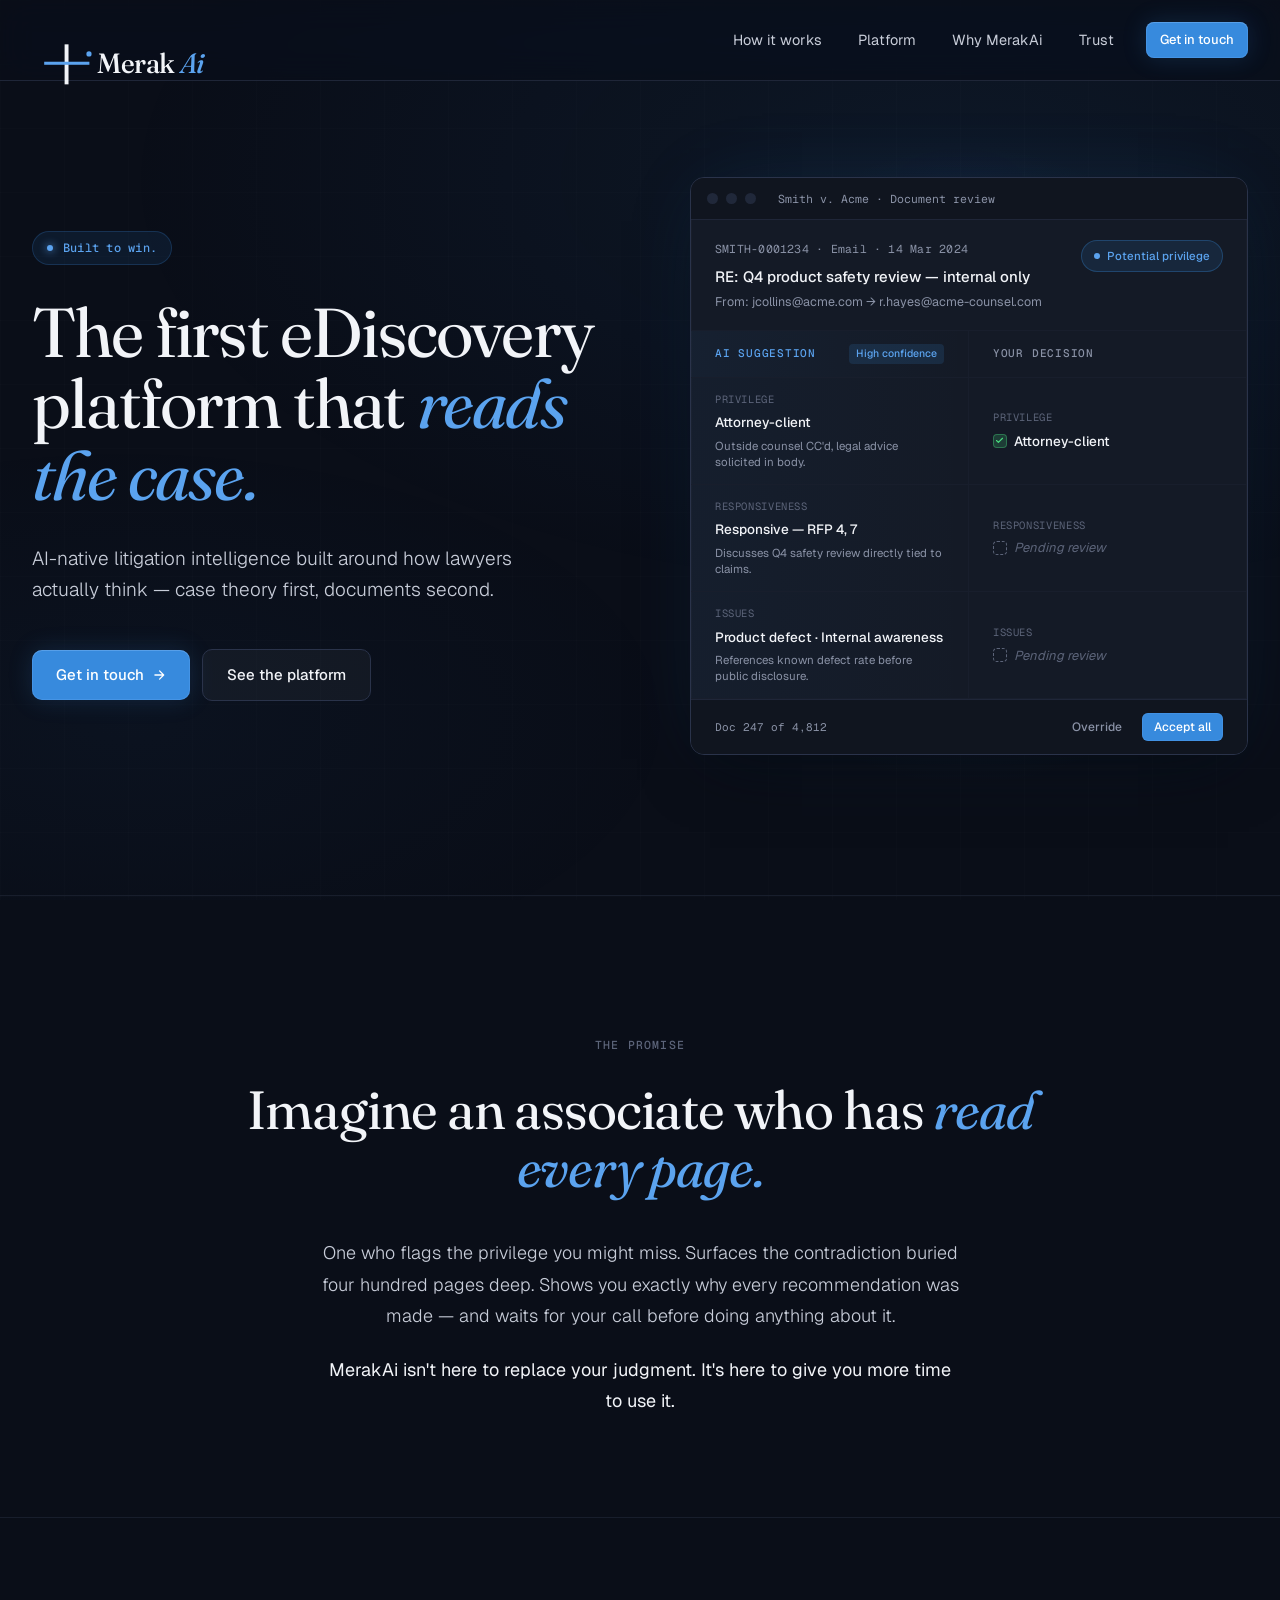
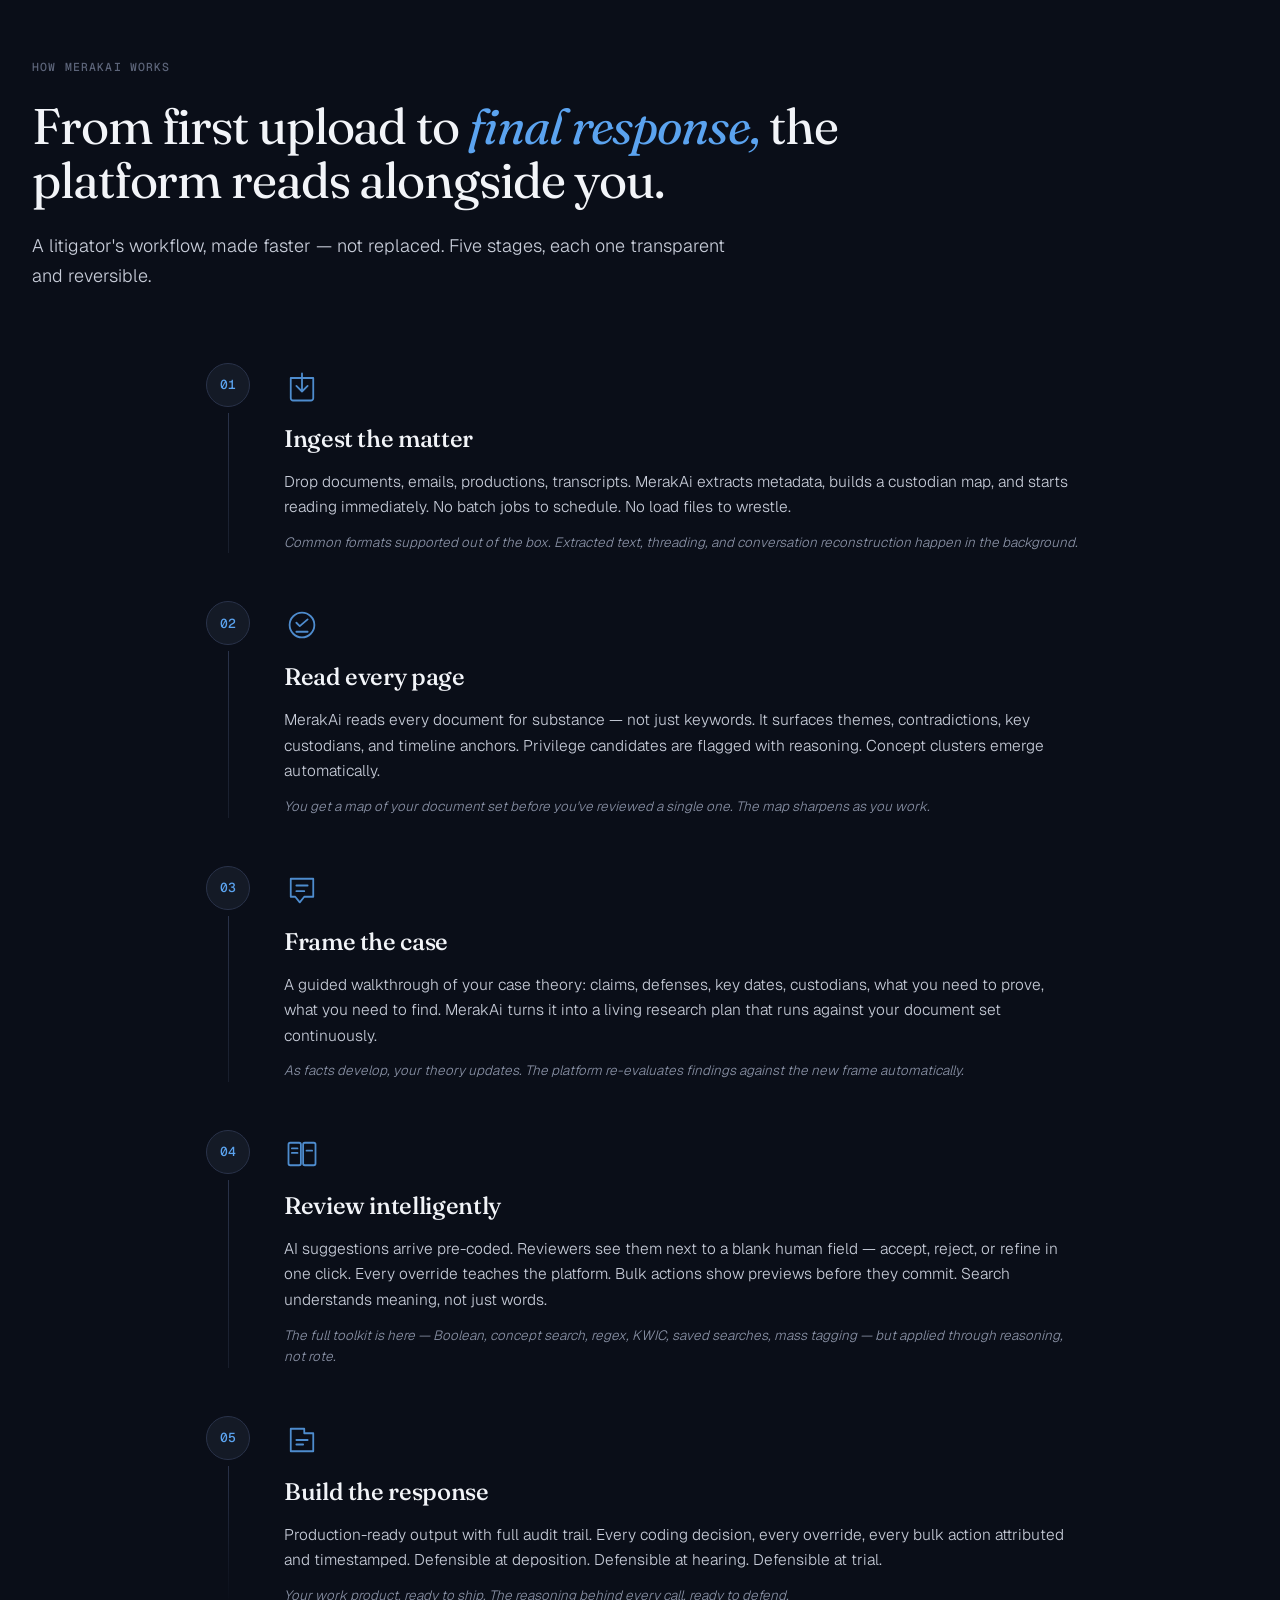
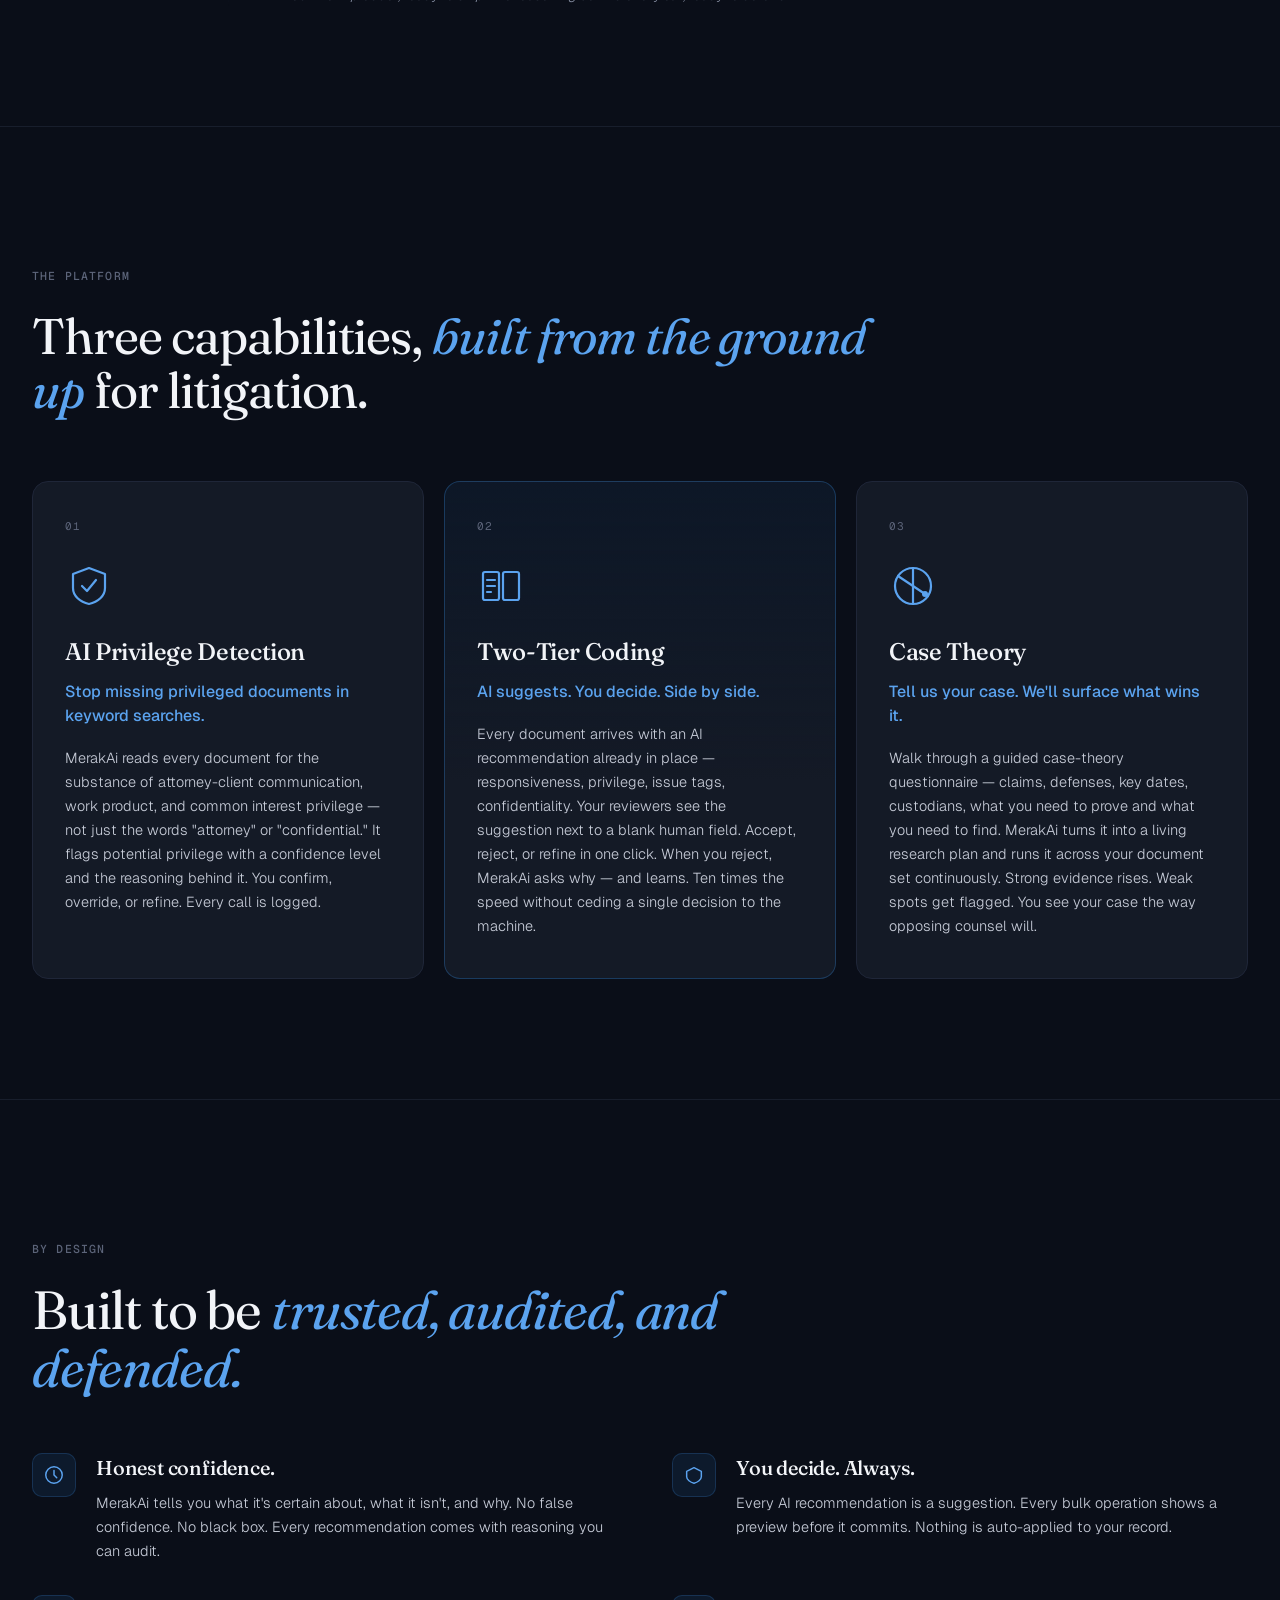
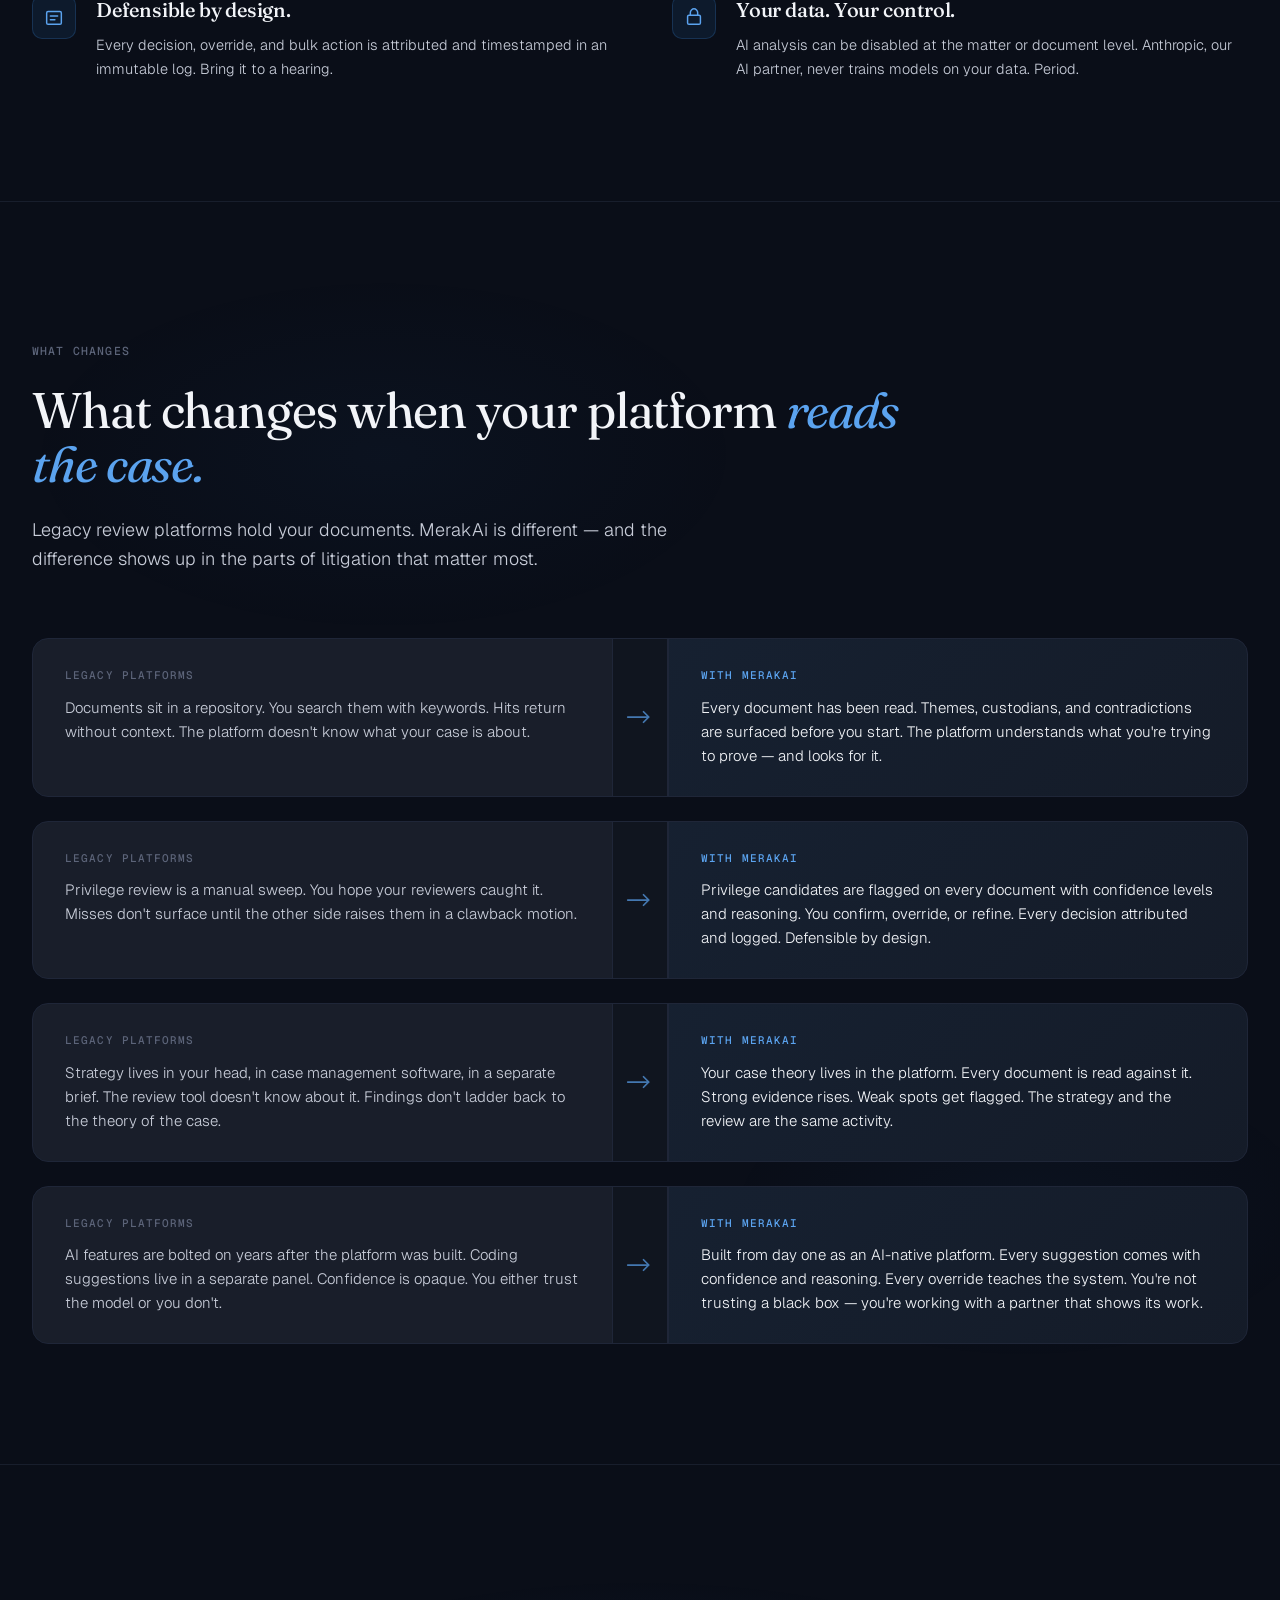
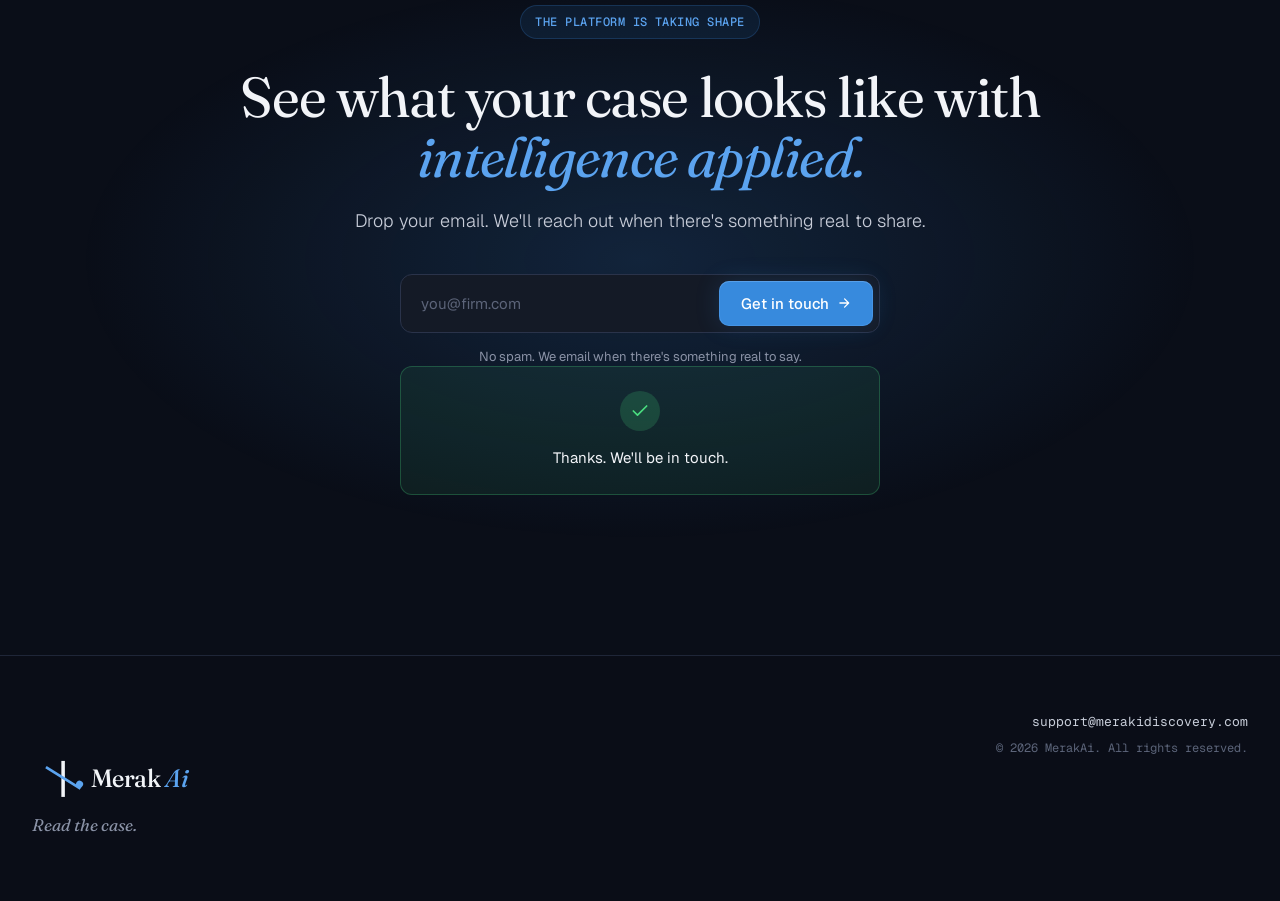
<file: merakai-site-preview.html>
<!DOCTYPE html>
<html lang="en">
<head>
  <meta charset="UTF-8" />
  <meta name="viewport" content="width=device-width, initial-scale=1.0" />
  <title>MerakAi — Read the case.</title>
  <meta name="description" content="The first eDiscovery platform that reads the case. AI-native litigation intelligence built around how lawyers actually think — case theory first, documents second." />
  <meta name="theme-color" content="#0A0E18" />

  <!-- Open Graph / social sharing -->
  <meta property="og:title" content="MerakAi — Read the case." />
  <meta property="og:description" content="The first eDiscovery platform that reads the case. Built to win." />
  <meta property="og:type" content="website" />
  <meta property="og:url" content="https://merakidiscovery.com" />
  <meta property="og:image" content="https://merakidiscovery.com/og-image.png" />
  <meta name="twitter:card" content="summary_large_image" />
  <meta name="twitter:title" content="MerakAi — Read the case." />
  <meta name="twitter:description" content="The first eDiscovery platform that reads the case." />

  
  

  <link rel="preconnect" href="https://fonts.googleapis.com" />
  <link rel="preconnect" href="https://fonts.gstatic.com" crossorigin />
  <link href="https://fonts.googleapis.com/css2?family=Fraunces:ital,opsz,wght@0,9..144,300..700;1,9..144,300..700&family=Geist:wght@300;400;500;600&family=Geist+Mono:wght@400;500&display=swap" rel="stylesheet" />

  <style>/* ============================================================
   MerakAi — Marketing site styles
   Dark theme, editorial, MerakAi blue accents
   ============================================================ */

:root {
  /* Brand */
  --blue: #378ADD;
  --blue-bright: #5BA3EF;
  --blue-glow: rgba(55, 138, 221, 0.18);
  --blue-glow-soft: rgba(55, 138, 221, 0.08);
  --blue-deep: #185FA5;
  --blue-darker: #0C447C;

  /* Dark canvas */
  --bg: #0A0E18;
  --bg-elevated: #10151F;
  --surface: #141A26;
  --surface-2: #1A2030;
  --surface-3: #20283A;

  /* Borders */
  --line: #1F2638;
  --line-soft: #181E2C;
  --line-strong: #2A334A;

  /* Text */
  --text: #F2F4F8;
  --text-soft: #C8CDD9;
  --text-muted: #8A92A6;
  --text-faint: #5C6479;

  /* Type */
  --display: 'Fraunces', Georgia, serif;
  --sans: 'Geist', -apple-system, BlinkMacSystemFont, sans-serif;
  --mono: 'Geist Mono', ui-monospace, monospace;

  --radius: 12px;
  --radius-lg: 16px;
}

* { box-sizing: border-box; margin: 0; padding: 0; }

html { scroll-behavior: smooth; }

html, body {
  background: var(--bg);
  color: var(--text);
  font-family: var(--sans);
  font-size: 16px;
  line-height: 1.5;
  -webkit-font-smoothing: antialiased;
  -moz-osx-font-smoothing: grayscale;
  overflow-x: hidden;
}

a { color: inherit; text-decoration: none; }
button { font-family: inherit; cursor: pointer; }

/* Atmospheric background */
body::before {
  content: '';
  position: fixed;
  inset: 0;
  background:
    radial-gradient(ellipse 1200px 600px at 75% 20%, var(--blue-glow-soft), transparent 70%),
    radial-gradient(ellipse 800px 400px at 10% 80%, rgba(55, 138, 221, 0.04), transparent 70%);
  pointer-events: none;
  z-index: 0;
}
body::after {
  content: '';
  position: fixed;
  inset: 0;
  background-image:
    linear-gradient(to right, rgba(255,255,255,0.012) 1px, transparent 1px),
    linear-gradient(to bottom, rgba(255,255,255,0.012) 1px, transparent 1px);
  background-size: 64px 64px;
  pointer-events: none;
  z-index: 0;
}
nav, main, footer { position: relative; z-index: 1; }

.container { max-width: 1280px; margin: 0 auto; padding: 0 32px; }

/* ============================================================
   NAVIGATION
   ============================================================ */
.nav {
  position: sticky; top: 0; z-index: 50;
  background: rgba(10, 14, 24, 0.72);
  backdrop-filter: saturate(180%) blur(16px);
  -webkit-backdrop-filter: saturate(180%) blur(16px);
  border-bottom: 1px solid var(--line);
}
.nav-inner {
  height: 80px;
  display: flex; align-items: center; justify-content: space-between;
  gap: 32px;
}
.nav-logo {
  display: inline-flex; align-items: center;
  width: 200px;
}
.nav-logo svg { display: block; width: 100%; height: auto; }
.nav-links {
  display: flex; align-items: center; gap: 36px;
  list-style: none;
  margin-left: auto;
}
.nav-links a {
  color: var(--text-soft);
  font-size: 14.5px;
  font-weight: 400;
  transition: color 0.15s ease;
}
.nav-links a:hover { color: var(--blue-bright); }
.nav-cta { display: flex; align-items: center; gap: 14px; }

/* ============================================================
   BUTTONS
   ============================================================ */
.btn {
  display: inline-flex; align-items: center; gap: 8px;
  font-family: var(--sans);
  font-size: 14px;
  font-weight: 500;
  padding: 9px 18px;
  border-radius: 8px;
  border: none;
  cursor: pointer;
  transition: all 0.15s ease;
  text-decoration: none;
}
.btn-sm { font-size: 13px; padding: 8px 14px; }
.btn-primary {
  background: var(--blue);
  color: white;
  box-shadow:
    0 0 0 1px rgba(91, 163, 239, 0.4) inset,
    0 1px 0 rgba(255,255,255,0.15) inset,
    0 0 24px var(--blue-glow);
}
.btn-primary:hover {
  background: var(--blue-bright);
  box-shadow:
    0 0 0 1px rgba(91, 163, 239, 0.6) inset,
    0 1px 0 rgba(255,255,255,0.2) inset,
    0 0 32px var(--blue-glow);
}
.btn-secondary {
  background: rgba(255,255,255,0.04);
  color: var(--text);
  border: 1px solid var(--line-strong);
}
.btn-secondary:hover {
  background: rgba(255,255,255,0.07);
  border-color: var(--text-muted);
}
.btn-hero {
  font-size: 15px;
  padding: 14px 24px;
  border-radius: 10px;
}
.btn-cta {
  font-size: 15px;
  padding: 13px 22px;
  border-radius: 10px;
}
.arrow { width: 14px; height: 14px; transition: transform 0.2s ease; }
.btn-primary:hover .arrow { transform: translateX(3px); }

/* ============================================================
   HERO
   ============================================================ */
.hero {
  padding: 96px 0 140px;
  position: relative;
}
.hero-grid {
  display: grid;
  grid-template-columns: minmax(0, 1.05fr) minmax(0, 1fr);
  gap: 72px;
  align-items: center;
}

.eyebrow {
  display: inline-flex; align-items: center; gap: 10px;
  font-family: var(--mono);
  font-size: 12px;
  font-weight: 500;
  color: var(--blue-bright);
  background: rgba(55, 138, 221, 0.10);
  padding: 7px 14px;
  border-radius: 100px;
  border: 1px solid rgba(55, 138, 221, 0.22);
  letter-spacing: 0.02em;
  margin-bottom: 32px;
  opacity: 0;
  animation: fadeUp 0.7s 0.1s ease-out forwards;
}
.eyebrow-dot {
  width: 6px; height: 6px; border-radius: 50%;
  background: var(--blue-bright);
  box-shadow: 0 0 8px var(--blue-bright);
}

h1.headline {
  font-family: var(--display);
  font-weight: 400;
  font-size: clamp(44px, 5.4vw, 72px);
  line-height: 1.04;
  letter-spacing: -0.026em;
  color: var(--text);
  margin-bottom: 32px;
  opacity: 0;
  animation: fadeUp 0.8s 0.2s ease-out forwards;
}
h1.headline em {
  font-style: italic;
  font-weight: 400;
  color: var(--blue-bright);
  display: inline;
}

.subhead {
  font-size: 19px;
  line-height: 1.6;
  color: var(--text-soft);
  max-width: 540px;
  margin-bottom: 44px;
  font-weight: 300;
  opacity: 0;
  animation: fadeUp 0.8s 0.35s ease-out forwards;
}

.cta-row {
  display: flex; align-items: center; gap: 12px;
  flex-wrap: wrap;
  opacity: 0;
  animation: fadeUp 0.8s 0.5s ease-out forwards;
}

/* ============================================================
   PRODUCT MOCKUP PANEL
   ============================================================ */
.mockup-wrap {
  position: relative;
  opacity: 0;
  animation: fadeUp 1s 0.4s ease-out forwards;
}
.mockup-wrap::before {
  content: '';
  position: absolute;
  inset: -60px -40px;
  background: radial-gradient(ellipse at center, var(--blue-glow) 0%, transparent 65%);
  pointer-events: none;
  z-index: 0;
}
.panel {
  position: relative; z-index: 1;
  background: var(--surface);
  border: 1px solid var(--line-strong);
  border-radius: 14px;
  box-shadow:
    0 0 0 1px rgba(255,255,255,0.02) inset,
    0 1px 0 rgba(255,255,255,0.04) inset,
    0 24px 60px -20px rgba(0,0,0,0.6),
    0 0 80px -20px var(--blue-glow);
  overflow: hidden;
}
.panel-chrome {
  display: flex; align-items: center; gap: 8px;
  padding: 12px 16px;
  background: var(--bg-elevated);
  border-bottom: 1px solid var(--line);
}
.chrome-dot {
  width: 11px; height: 11px;
  border-radius: 50%;
  background: var(--surface-3);
}
.chrome-title {
  margin-left: 14px;
  font-family: var(--mono);
  font-size: 11.5px;
  color: var(--text-muted);
}
.doc-header {
  padding: 20px 24px 18px;
  border-bottom: 1px solid var(--line-soft);
  display: flex; align-items: flex-start; justify-content: space-between; gap: 16px;
}
.doc-meta-block { min-width: 0; }
.doc-bates {
  font-family: var(--mono);
  font-size: 11.5px;
  color: var(--text-muted);
  margin-bottom: 8px;
  letter-spacing: 0.02em;
}
.doc-title {
  font-family: var(--sans);
  font-size: 15px;
  font-weight: 500;
  color: var(--text);
  margin-bottom: 5px;
  white-space: nowrap; overflow: hidden; text-overflow: ellipsis;
}
.doc-from { font-size: 12.5px; color: var(--text-muted); }

.priv-flag {
  flex-shrink: 0;
  display: inline-flex; align-items: center; gap: 7px;
  font-size: 11.5px;
  font-weight: 500;
  color: var(--blue-bright);
  background: rgba(55, 138, 221, 0.12);
  padding: 6px 12px;
  border-radius: 100px;
  border: 1px solid rgba(55, 138, 221, 0.3);
}
.priv-flag .pulse {
  width: 6px; height: 6px;
  border-radius: 50%;
  background: var(--blue-bright);
  box-shadow: 0 0 0 0 rgba(91, 163, 239, 0.7);
  animation: pulse 2s infinite;
}

.columns-header {
  display: grid;
  grid-template-columns: 1fr 1fr;
  border-bottom: 1px solid var(--line-soft);
}
.col-head {
  padding: 13px 24px;
  font-family: var(--mono);
  font-size: 11px;
  font-weight: 500;
  text-transform: uppercase;
  letter-spacing: 0.07em;
  color: var(--text-muted);
  display: flex; align-items: center; justify-content: space-between;
}
.col-head-ai {
  border-right: 1px solid var(--line-soft);
  background: linear-gradient(to right, rgba(55, 138, 221, 0.06), transparent);
  color: var(--blue-bright);
}
.conf-badge {
  font-family: var(--sans);
  font-size: 10.5px;
  font-weight: 500;
  text-transform: none;
  letter-spacing: 0;
  color: var(--blue-bright);
  background: rgba(55, 138, 221, 0.15);
  padding: 2px 7px;
  border-radius: 4px;
}
.field-row {
  display: grid;
  grid-template-columns: 1fr 1fr;
  border-bottom: 1px solid var(--line-soft);
}
.field-row:last-child { border-bottom: none; }
.field-cell {
  padding: 14px 24px;
  min-height: 68px;
  display: flex; flex-direction: column; gap: 5px; justify-content: center;
}
.field-cell-ai {
  border-right: 1px solid var(--line-soft);
  background: linear-gradient(to right, rgba(55, 138, 221, 0.04), transparent);
}
.field-label {
  font-family: var(--mono);
  font-size: 10.5px;
  color: var(--text-faint);
  text-transform: uppercase;
  letter-spacing: 0.06em;
}
.field-value {
  font-size: 13.5px;
  font-weight: 500;
  color: var(--text);
  display: flex; align-items: center; gap: 7px;
}
.field-value .check {
  width: 14px; height: 14px;
  border-radius: 4px;
  background: rgba(74, 222, 128, 0.18);
  color: #4ADE80;
  border: 1px solid rgba(74, 222, 128, 0.35);
  display: inline-flex; align-items: center; justify-content: center;
  flex-shrink: 0;
}
.field-value .pending {
  width: 14px; height: 14px;
  border-radius: 4px;
  border: 1px dashed var(--text-faint);
  flex-shrink: 0;
}
.field-reason { font-size: 11.5px; color: var(--text-muted); line-height: 1.4; }
.empty-field { color: var(--text-faint); font-size: 13px; font-weight: 400; font-style: italic; }
.panel-footer {
  padding: 13px 24px;
  background: var(--bg-elevated);
  border-top: 1px solid var(--line);
  display: flex; align-items: center; justify-content: space-between;
  gap: 12px;
}
.footer-meta { font-family: var(--mono); font-size: 11px; color: var(--text-muted); }
.footer-actions { display: flex; gap: 8px; }
.mini-btn {
  font-family: var(--sans);
  font-size: 12px;
  font-weight: 500;
  padding: 6px 12px;
  border-radius: 6px;
  border: none;
}
.mini-btn-ghost { background: transparent; color: var(--text-muted); }
.mini-btn-ghost:hover { color: var(--text); }
.mini-btn-primary {
  background: var(--blue);
  color: white;
  box-shadow: 0 0 0 1px rgba(91, 163, 239, 0.3) inset;
}

/* ============================================================
   SECTION DEFAULTS
   ============================================================ */
.section { padding: 120px 0; border-top: 1px solid var(--line-soft); }
.section-eyebrow {
  font-family: var(--mono);
  font-size: 11.5px;
  font-weight: 500;
  text-transform: uppercase;
  letter-spacing: 0.10em;
  color: var(--text-faint);
  margin-bottom: 24px;
}
.section-headline {
  font-family: var(--display);
  font-weight: 400;
  font-size: clamp(34px, 4.2vw, 56px);
  line-height: 1.08;
  letter-spacing: -0.022em;
  color: var(--text);
  max-width: 880px;
}
.section-headline em {
  font-style: italic;
  color: var(--blue-bright);
}

/* ============================================================
   SECTION 2 — THE PROMISE
   ============================================================ */
.section-promise { text-align: center; padding: 140px 0 100px; }
.section-promise .section-eyebrow { margin-bottom: 28px; }
.section-promise .section-headline { margin: 0 auto 40px; }
.section-promise .section-body {
  max-width: 640px;
  margin: 0 auto;
  font-size: 18px;
  line-height: 1.75;
  color: var(--text-soft);
  font-weight: 300;
}
.section-promise .section-body p + p { margin-top: 22px; }
.section-promise .emphasis { color: var(--text); font-weight: 400; }

/* ============================================================
   SECTION 3 — THREE PILLARS
   ============================================================ */
.section-pillars { padding: 140px 0 120px; }
.section-header-grid { margin-bottom: 64px; max-width: 880px; }
.section-header-grid .section-headline { font-size: clamp(34px, 4vw, 50px); }

.pillars-grid {
  display: grid;
  grid-template-columns: repeat(3, 1fr);
  gap: 20px;
}
.pillar {
  background: var(--surface);
  border: 1px solid var(--line);
  border-radius: var(--radius-lg);
  padding: 36px 32px 40px;
  position: relative;
  transition: transform 0.3s ease, border-color 0.3s ease, background 0.3s ease;
}
.pillar:hover {
  transform: translateY(-2px);
  border-color: var(--line-strong);
  background: var(--surface-2);
}
.pillar-featured {
  background: linear-gradient(180deg, rgba(55, 138, 221, 0.08), var(--surface) 60%);
  border-color: rgba(55, 138, 221, 0.3);
}
.pillar-featured:hover {
  border-color: rgba(55, 138, 221, 0.5);
}
.pillar-num {
  font-family: var(--mono);
  font-size: 11px;
  color: var(--text-faint);
  letter-spacing: 0.06em;
  margin-bottom: 28px;
}
.pillar-icon {
  width: 48px; height: 48px;
  color: var(--blue-bright);
  margin-bottom: 24px;
}
.pillar-icon svg { width: 100%; height: 100%; }
.pillar-title {
  font-family: var(--display);
  font-size: 24px;
  font-weight: 500;
  letter-spacing: -0.015em;
  color: var(--text);
  margin-bottom: 10px;
}
.pillar-tagline {
  font-size: 16px;
  font-weight: 500;
  color: var(--blue-bright);
  margin-bottom: 18px;
}
.pillar-body {
  font-size: 14.5px;
  line-height: 1.65;
  color: var(--text-soft);
  font-weight: 300;
}

/* ============================================================
   SECTION 4 — TRUST PRINCIPLES
   ============================================================ */
.section-principles { padding: 140px 0 120px; }
.section-principles .section-headline { margin-bottom: 56px; max-width: 880px; }

.principles-grid {
  display: grid;
  grid-template-columns: repeat(2, 1fr);
  gap: 32px 64px;
}
.principle {
  display: grid;
  grid-template-columns: 44px 1fr;
  gap: 20px;
  align-items: flex-start;
}
.principle-content {
  min-width: 0;
}
.principle-marker {
  width: 44px; height: 44px;
  border-radius: 10px;
  background: rgba(55, 138, 221, 0.10);
  border: 1px solid rgba(55, 138, 221, 0.22);
  color: var(--blue-bright);
  display: flex; align-items: center; justify-content: center;
  flex-shrink: 0;
}
.principle-marker svg { width: 22px; height: 22px; }
.principle-title {
  font-family: var(--display);
  font-size: 20px;
  font-weight: 500;
  letter-spacing: -0.01em;
  color: var(--text);
  margin-bottom: 8px;
}
.principle-body {
  font-size: 14.5px;
  line-height: 1.65;
  color: var(--text-soft);
  font-weight: 300;
}

/* ============================================================
   SECTION 5 — FINAL CTA
   ============================================================ */
.section-cta {
  padding: 140px 0 160px;
  text-align: center;
  position: relative;
}
.section-cta::before {
  content: '';
  position: absolute;
  inset: 0;
  background: radial-gradient(ellipse 800px 400px at center, var(--blue-glow), transparent 70%);
  pointer-events: none;
  z-index: 0;
}
.section-cta > * { position: relative; z-index: 1; }
.cta-eyebrow {
  display: inline-flex; align-items: center;
  font-family: var(--mono);
  font-size: 12px;
  font-weight: 500;
  color: var(--blue-bright);
  background: rgba(55, 138, 221, 0.10);
  padding: 7px 14px;
  border-radius: 100px;
  border: 1px solid rgba(55, 138, 221, 0.22);
  letter-spacing: 0.04em;
  text-transform: uppercase;
  margin-bottom: 28px;
}
.cta-headline {
  font-family: var(--display);
  font-weight: 400;
  font-size: clamp(36px, 4.4vw, 60px);
  line-height: 1.06;
  letter-spacing: -0.025em;
  color: var(--text);
  max-width: 800px;
  margin: 0 auto 20px;
}
.cta-headline em {
  font-style: italic;
  color: var(--blue-bright);
}
.cta-subhead {
  font-size: 18px;
  color: var(--text-soft);
  margin-bottom: 40px;
  font-weight: 300;
}

.waitlist-form {
  max-width: 480px;
  margin: 0 auto;
}
.form-row {
  display: flex;
  gap: 8px;
  background: var(--surface);
  border: 1px solid var(--line-strong);
  border-radius: 12px;
  padding: 6px;
  transition: border-color 0.15s ease;
}
.form-row:focus-within {
  border-color: var(--blue);
  box-shadow: 0 0 0 4px rgba(55, 138, 221, 0.12);
}
.email-input {
  flex: 1;
  background: transparent;
  border: none;
  outline: none;
  padding: 11px 14px;
  font-family: var(--sans);
  font-size: 15px;
  color: var(--text);
}
.email-input::placeholder { color: var(--text-faint); }
.btn-cta { flex-shrink: 0; }

.form-disclaimer {
  margin-top: 14px;
  font-size: 13px;
  color: var(--text-muted);
}

.waitlist-success {
  display: flex; flex-direction: column; align-items: center; gap: 16px;
  max-width: 480px;
  margin: 0 auto;
  padding: 24px;
  background: rgba(74, 222, 128, 0.08);
  border: 1px solid rgba(74, 222, 128, 0.25);
  border-radius: 12px;
}
.success-icon {
  width: 40px; height: 40px;
  border-radius: 50%;
  background: rgba(74, 222, 128, 0.18);
  color: #4ADE80;
  display: flex; align-items: center; justify-content: center;
}
.success-icon svg { width: 20px; height: 20px; }
.success-message {
  font-size: 15px;
  color: var(--text);
}

/* ============================================================
   FOOTER
   ============================================================ */
.footer {
  padding: 56px 0 64px;
  border-top: 1px solid var(--line);
  background: rgba(10, 14, 24, 0.6);
}
.footer-grid {
  display: flex;
  align-items: flex-start;
  justify-content: space-between;
  gap: 32px;
  flex-wrap: wrap;
}
.footer-left { display: flex; flex-direction: column; gap: 10px; }
.footer-logo {
  width: 180px;
  display: inline-flex;
}
.footer-logo svg { display: block; width: 100%; height: auto; }
.footer-tagline {
  font-family: var(--display);
  font-style: italic;
  font-size: 17px;
  color: var(--text-muted);
}
.footer-right {
  display: flex; flex-direction: column; align-items: flex-end; gap: 8px;
}
.footer-link {
  font-family: var(--mono);
  font-size: 13px;
  color: var(--text-soft);
  transition: color 0.15s ease;
}
.footer-link:hover { color: var(--blue-bright); }
.footer-copy {
  font-family: var(--mono);
  font-size: 12px;
  color: var(--text-faint);
}

/* ============================================================
   ANIMATIONS
   ============================================================ */
@keyframes fadeUp {
  from { opacity: 0; transform: translateY(24px); }
  to { opacity: 1; transform: translateY(0); }
}
@keyframes pulse {
  0%   { box-shadow: 0 0 0 0 rgba(91, 163, 239, 0.55); }
  70%  { box-shadow: 0 0 0 9px rgba(91, 163, 239, 0); }
  100% { box-shadow: 0 0 0 0 rgba(91, 163, 239, 0); }
}

/* Respect reduced motion */
@media (prefers-reduced-motion: reduce) {
  *, *::before, *::after {
    animation-duration: 0.01ms !important;
    animation-iteration-count: 1 !important;
    transition-duration: 0.01ms !important;
    scroll-behavior: auto !important;
  }
}

/* ============================================================
   RESPONSIVE
   ============================================================ */
@media (max-width: 960px) {
  .container { padding: 0 24px; }
  .nav-inner { gap: 16px; }
  .nav-links { display: none; }
  .hero { padding: 64px 0 96px; }
  .hero-grid { grid-template-columns: 1fr; gap: 56px; }
  .section { padding: 88px 0; }
  .pillars-grid { grid-template-columns: 1fr; }
  .principles-grid { grid-template-columns: 1fr; gap: 32px; }
  .footer-grid { flex-direction: column; align-items: flex-start; gap: 24px; }
  .footer-right { align-items: flex-start; }
  .form-row { flex-direction: column; gap: 6px; padding: 8px; }
  .btn-cta { width: 100%; justify-content: center; }
  .email-input { padding: 13px 14px; }
}

@media (max-width: 560px) {
  .container { padding: 0 20px; }
  .hero { padding: 48px 0 64px; }
  .section { padding: 64px 0; }
  .nav-cta .btn { font-size: 12px; padding: 7px 12px; }
}

/* ============================================================
   SECTION — HOW MERAKAI WORKS (workflow)
   ============================================================ */
.section-how { padding: 140px 0 120px; }
.section-how .section-header-grid { margin-bottom: 72px; max-width: 880px; }
.section-lede {
  font-size: 18px;
  line-height: 1.65;
  color: var(--text-soft);
  font-weight: 300;
  margin-top: 24px;
  max-width: 720px;
}

.workflow {
  display: flex;
  flex-direction: column;
  gap: 0;
  max-width: 880px;
  margin: 0 auto;
}
.stage {
  display: grid;
  grid-template-columns: 56px 1fr;
  gap: 28px;
  padding-bottom: 48px;
  align-items: flex-start;
}
.stage:last-child { padding-bottom: 0; }

.stage-marker {
  display: flex;
  flex-direction: column;
  align-items: center;
  height: 100%;
  position: relative;
}
.stage-num {
  width: 44px; height: 44px;
  border-radius: 50%;
  background: var(--surface);
  border: 1px solid var(--line-strong);
  color: var(--blue-bright);
  font-family: var(--mono);
  font-size: 13px;
  font-weight: 500;
  letter-spacing: 0.02em;
  display: flex; align-items: center; justify-content: center;
  flex-shrink: 0;
  position: relative;
  z-index: 1;
}
.stage-line {
  flex: 1;
  width: 1px;
  background: linear-gradient(to bottom, var(--line-strong), var(--line-soft));
  margin-top: 6px;
}
.stage-line-last {
  background: linear-gradient(to bottom, var(--line-strong), transparent);
}

.stage-content {
  padding-top: 6px;
}
.stage-icon {
  width: 36px; height: 36px;
  color: var(--blue-bright);
  margin-bottom: 16px;
  opacity: 0.85;
}
.stage-icon svg { width: 100%; height: 100%; }
.stage-title {
  font-family: var(--display);
  font-size: 24px;
  font-weight: 500;
  letter-spacing: -0.015em;
  color: var(--text);
  margin-bottom: 12px;
}
.stage-body {
  font-size: 15.5px;
  line-height: 1.65;
  color: var(--text-soft);
  font-weight: 300;
  margin-bottom: 12px;
}
.stage-detail {
  font-size: 13.5px;
  line-height: 1.6;
  color: var(--text-muted);
  font-weight: 300;
  font-style: italic;
}

/* ============================================================
   SECTION — WHAT CHANGES (differentiator)
   ============================================================ */
.section-changes {
  padding: 140px 0 120px;
  position: relative;
}
.section-changes::before {
  content: '';
  position: absolute;
  inset: 0;
  background:
    radial-gradient(ellipse 600px 300px at 30% 20%, rgba(55, 138, 221, 0.04), transparent 60%),
    radial-gradient(ellipse 500px 250px at 80% 80%, rgba(55, 138, 221, 0.04), transparent 60%);
  pointer-events: none;
}
.section-changes > * { position: relative; }
.section-changes .section-header-grid { margin-bottom: 64px; max-width: 880px; }

.changes-grid {
  display: flex;
  flex-direction: column;
  gap: 24px;
}
.change-row {
  display: grid;
  grid-template-columns: 1fr 56px 1fr;
  gap: 0;
  align-items: stretch;
  background: var(--surface);
  border: 1px solid var(--line);
  border-radius: var(--radius-lg);
  overflow: hidden;
  transition: border-color 0.2s ease;
}
.change-row:hover {
  border-color: var(--line-strong);
}
.change-before, .change-after {
  padding: 28px 32px;
}
.change-before {
  background: rgba(255, 255, 255, 0.02);
}
.change-after {
  background: linear-gradient(135deg, rgba(55, 138, 221, 0.06), rgba(55, 138, 221, 0.01));
  border-left: 1px solid var(--line);
}
.change-arrow {
  display: flex;
  align-items: center;
  justify-content: center;
  background: var(--bg-elevated);
  color: var(--blue-bright);
  border-left: 1px solid var(--line);
  border-right: 1px solid var(--line);
}
.change-arrow svg {
  width: 28px;
  height: 22px;
  opacity: 0.7;
}
.change-label {
  font-family: var(--mono);
  font-size: 11px;
  font-weight: 500;
  text-transform: uppercase;
  letter-spacing: 0.10em;
  color: var(--text-faint);
  margin-bottom: 12px;
}
.change-label-merakai {
  color: var(--blue-bright);
}
.change-text {
  font-size: 15px;
  line-height: 1.6;
  color: var(--text-soft);
  font-weight: 300;
}
.change-after .change-text {
  color: var(--text);
}

/* ============================================================
   RESPONSIVE — new sections
   ============================================================ */
@media (max-width: 720px) {
  .stage {
    grid-template-columns: 40px 1fr;
    gap: 20px;
    padding-bottom: 40px;
  }
  .stage-num { width: 36px; height: 36px; font-size: 12px; }
  .stage-title { font-size: 20px; }
  .stage-body { font-size: 14.5px; }

  .change-row {
    grid-template-columns: 1fr;
  }
  .change-after {
    border-left: none;
    border-top: 1px solid var(--line);
  }
  .change-arrow {
    border-left: none;
    border-right: none;
    border-top: 1px solid var(--line);
    border-bottom: 1px solid var(--line);
    padding: 12px 0;
  }
  .change-arrow svg {
    transform: rotate(90deg);
  }
  .change-before, .change-after {
    padding: 24px;
  }
}
</style>
</head>
<body>

  <!-- ==================== NAVIGATION ==================== -->
  <nav class="nav">
    <div class="nav-inner container">
      <a href="#top" class="nav-logo" aria-label="MerakAi home" id="navLogo"></a>
      <ul class="nav-links">
        <li><a href="#how">How it works</a></li>
        <li><a href="#pillars">Platform</a></li>
        <li><a href="#what-changes">Why MerakAi</a></li>
        <li><a href="#principles">Trust</a></li>
      </ul>
      <div class="nav-cta">
        <a href="#cta" class="btn btn-primary btn-sm">Get in touch</a>
      </div>
    </div>
  </nav>

  <main id="top">

    <!-- ==================== HERO ==================== -->
    <section class="hero">
      <div class="container hero-grid">

        <div class="hero-copy">
          <div class="eyebrow">
            <span class="eyebrow-dot"></span>
            Built to win.
          </div>

          <h1 class="headline">
            The first eDiscovery platform that
            <em>reads the case.</em>
          </h1>

          <p class="subhead">
            AI-native litigation intelligence built around how lawyers actually think — case theory first, documents second.
          </p>

          <div class="cta-row">
            <a href="#cta" class="btn btn-primary btn-hero">
              Get in touch
              <svg class="arrow" viewBox="0 0 24 24" fill="none" stroke="currentColor" stroke-width="2.2" stroke-linecap="round" stroke-linejoin="round" aria-hidden="true">
                <path d="M5 12h14M13 5l7 7-7 7"/>
              </svg>
            </a>
            <a href="#promise" class="btn btn-secondary btn-hero">
              See the platform
            </a>
          </div>
        </div>

        <!-- Product mockup -->
        <div class="mockup-wrap">
          <div class="panel">
            <div class="panel-chrome">
              <span class="chrome-dot"></span>
              <span class="chrome-dot"></span>
              <span class="chrome-dot"></span>
              <span class="chrome-title">Smith v. Acme · Document review</span>
            </div>

            <div class="doc-header">
              <div class="doc-meta-block">
                <div class="doc-bates">SMITH-0001234 · Email · 14 Mar 2024</div>
                <div class="doc-title">RE: Q4 product safety review — internal only</div>
                <div class="doc-from">From: jcollins@acme.com → r.hayes@acme-counsel.com</div>
              </div>
              <div class="priv-flag">
                <span class="pulse"></span>
                Potential privilege
              </div>
            </div>

            <div class="columns-header">
              <div class="col-head col-head-ai">
                AI suggestion
                <span class="conf-badge">High confidence</span>
              </div>
              <div class="col-head">Your decision</div>
            </div>

            <div class="field-row">
              <div class="field-cell field-cell-ai">
                <div class="field-label">Privilege</div>
                <div class="field-value">Attorney-client</div>
                <div class="field-reason">Outside counsel CC'd, legal advice solicited in body.</div>
              </div>
              <div class="field-cell">
                <div class="field-label">Privilege</div>
                <div class="field-value">
                  <span class="check" aria-label="Accepted">
                    <svg width="9" height="9" viewBox="0 0 24 24" fill="none" stroke="currentColor" stroke-width="3" stroke-linecap="round" stroke-linejoin="round"><polyline points="20 6 9 17 4 12"/></svg>
                  </span>
                  Attorney-client
                </div>
              </div>
            </div>

            <div class="field-row">
              <div class="field-cell field-cell-ai">
                <div class="field-label">Responsiveness</div>
                <div class="field-value">Responsive — RFP 4, 7</div>
                <div class="field-reason">Discusses Q4 safety review directly tied to claims.</div>
              </div>
              <div class="field-cell">
                <div class="field-label">Responsiveness</div>
                <div class="field-value">
                  <span class="pending" aria-label="Pending"></span>
                  <span class="empty-field">Pending review</span>
                </div>
              </div>
            </div>

            <div class="field-row">
              <div class="field-cell field-cell-ai">
                <div class="field-label">Issues</div>
                <div class="field-value">Product defect · Internal awareness</div>
                <div class="field-reason">References known defect rate before public disclosure.</div>
              </div>
              <div class="field-cell">
                <div class="field-label">Issues</div>
                <div class="field-value">
                  <span class="pending" aria-label="Pending"></span>
                  <span class="empty-field">Pending review</span>
                </div>
              </div>
            </div>

            <div class="panel-footer">
              <span class="footer-meta">Doc 247 of 4,812</span>
              <div class="footer-actions">
                <button class="mini-btn mini-btn-ghost" type="button">Override</button>
                <button class="mini-btn mini-btn-primary" type="button">Accept all</button>
              </div>
            </div>
          </div>
        </div>

      </div>
    </section>

    <!-- ==================== SECTION 2: THE PROMISE ==================== -->
    <section id="promise" class="section section-promise">
      <div class="container">
        <div class="section-eyebrow">The promise</div>
        <h2 class="section-headline">
          Imagine an associate who has <em>read every page.</em>
        </h2>
        <div class="section-body">
          <p>One who flags the privilege you might miss. Surfaces the contradiction buried four hundred pages deep. Shows you exactly why every recommendation was made — and waits for your call before doing anything about it.</p>
          <p class="emphasis">MerakAi isn't here to replace your judgment. It's here to give you more time to use it.</p>
        </div>
      </div>
    </section>

    <!-- ==================== SECTION 3: HOW MERAKAI WORKS ==================== -->
    <section id="how" class="section section-how">
      <div class="container">
        <div class="section-header-grid">
          <div class="section-eyebrow">How MerakAi works</div>
          <h2 class="section-headline">
            From first upload to <em>final response,</em> the platform reads alongside you.
          </h2>
          <p class="section-lede">
            A litigator's workflow, made faster — not replaced. Five stages, each one transparent and reversible.
          </p>
        </div>

        <div class="workflow">

          <!-- STAGE 1 -->
          <div class="stage">
            <div class="stage-marker">
              <span class="stage-num">01</span>
              <span class="stage-line"></span>
            </div>
            <div class="stage-content">
              <div class="stage-icon" aria-hidden="true">
                <svg viewBox="0 0 32 32" fill="none">
                  <path d="M6 8 L26 8 L26 26 C26 27 25 28 24 28 L8 28 C7 28 6 27 6 26 Z" stroke="currentColor" stroke-width="1.6" stroke-linejoin="round"/>
                  <path d="M16 4 V20 M11 15 L16 20 L21 15" stroke="currentColor" stroke-width="1.6" stroke-linecap="round" stroke-linejoin="round"/>
                </svg>
              </div>
              <h3 class="stage-title">Ingest the matter</h3>
              <p class="stage-body">Drop documents, emails, productions, transcripts. MerakAi extracts metadata, builds a custodian map, and starts reading immediately. No batch jobs to schedule. No load files to wrestle.</p>
              <p class="stage-detail">Common formats supported out of the box. Extracted text, threading, and conversation reconstruction happen in the background.</p>
            </div>
          </div>

          <!-- STAGE 2 -->
          <div class="stage">
            <div class="stage-marker">
              <span class="stage-num">02</span>
              <span class="stage-line"></span>
            </div>
            <div class="stage-content">
              <div class="stage-icon" aria-hidden="true">
                <svg viewBox="0 0 32 32" fill="none">
                  <circle cx="16" cy="16" r="11" stroke="currentColor" stroke-width="1.6"/>
                  <path d="M11 14 L14 17 L21 11" stroke="currentColor" stroke-width="1.6" stroke-linecap="round" stroke-linejoin="round"/>
                  <path d="M11 22 L21 22" stroke="currentColor" stroke-width="1.6" stroke-linecap="round"/>
                </svg>
              </div>
              <h3 class="stage-title">Read every page</h3>
              <p class="stage-body">MerakAi reads every document for substance — not just keywords. It surfaces themes, contradictions, key custodians, and timeline anchors. Privilege candidates are flagged with reasoning. Concept clusters emerge automatically.</p>
              <p class="stage-detail">You get a map of your document set before you've reviewed a single one. The map sharpens as you work.</p>
            </div>
          </div>

          <!-- STAGE 3 -->
          <div class="stage">
            <div class="stage-marker">
              <span class="stage-num">03</span>
              <span class="stage-line"></span>
            </div>
            <div class="stage-content">
              <div class="stage-icon" aria-hidden="true">
                <svg viewBox="0 0 32 32" fill="none">
                  <path d="M6 6 L26 6 L26 22 L18 22 L14 27 L10 22 L6 22 Z" stroke="currentColor" stroke-width="1.6" stroke-linejoin="round"/>
                  <line x1="11" y1="12" x2="21" y2="12" stroke="currentColor" stroke-width="1.6" stroke-linecap="round"/>
                  <line x1="11" y1="17" x2="18" y2="17" stroke="currentColor" stroke-width="1.6" stroke-linecap="round"/>
                </svg>
              </div>
              <h3 class="stage-title">Frame the case</h3>
              <p class="stage-body">A guided walkthrough of your case theory: claims, defenses, key dates, custodians, what you need to prove, what you need to find. MerakAi turns it into a living research plan that runs against your document set continuously.</p>
              <p class="stage-detail">As facts develop, your theory updates. The platform re-evaluates findings against the new frame automatically.</p>
            </div>
          </div>

          <!-- STAGE 4 -->
          <div class="stage">
            <div class="stage-marker">
              <span class="stage-num">04</span>
              <span class="stage-line"></span>
            </div>
            <div class="stage-content">
              <div class="stage-icon" aria-hidden="true">
                <svg viewBox="0 0 32 32" fill="none">
                  <rect x="4" y="6" width="11" height="20" rx="1.5" stroke="currentColor" stroke-width="1.6"/>
                  <rect x="17" y="6" width="11" height="20" rx="1.5" stroke="currentColor" stroke-width="1.6"/>
                  <line x1="7" y1="11" x2="12" y2="11" stroke="currentColor" stroke-width="1.6" stroke-linecap="round"/>
                  <line x1="7" y1="15" x2="12" y2="15" stroke="currentColor" stroke-width="1.6" stroke-linecap="round"/>
                  <line x1="20" y1="13" x2="25" y2="13" stroke="currentColor" stroke-width="1.6" stroke-linecap="round"/>
                </svg>
              </div>
              <h3 class="stage-title">Review intelligently</h3>
              <p class="stage-body">AI suggestions arrive pre-coded. Reviewers see them next to a blank human field — accept, reject, or refine in one click. Every override teaches the platform. Bulk actions show previews before they commit. Search understands meaning, not just words.</p>
              <p class="stage-detail">The full toolkit is here — Boolean, concept search, regex, KWIC, saved searches, mass tagging — but applied through reasoning, not rote.</p>
            </div>
          </div>

          <!-- STAGE 5 -->
          <div class="stage">
            <div class="stage-marker">
              <span class="stage-num">05</span>
              <span class="stage-line stage-line-last"></span>
            </div>
            <div class="stage-content">
              <div class="stage-icon" aria-hidden="true">
                <svg viewBox="0 0 32 32" fill="none">
                  <path d="M6 26 L26 26 L26 10 L18 10 L18 6 L6 6 Z" stroke="currentColor" stroke-width="1.6" stroke-linejoin="round"/>
                  <path d="M11 16 L21 16 M11 20 L17 20" stroke="currentColor" stroke-width="1.6" stroke-linecap="round"/>
                </svg>
              </div>
              <h3 class="stage-title">Build the response</h3>
              <p class="stage-body">Production-ready output with full audit trail. Every coding decision, every override, every bulk action attributed and timestamped. Defensible at deposition. Defensible at hearing. Defensible at trial.</p>
              <p class="stage-detail">Your work product, ready to ship. The reasoning behind every call, ready to defend.</p>
            </div>
          </div>

        </div>
      </div>
    </section>

    <!-- ==================== SECTION 3: THE THREE PILLARS ==================== -->
    <section id="pillars" class="section section-pillars">
      <div class="container">
        <div class="section-header-grid">
          <div class="section-eyebrow">The platform</div>
          <h2 class="section-headline">
            Three capabilities, <em>built from the ground up</em> for litigation.
          </h2>
        </div>

        <div class="pillars-grid">

          <!-- PILLAR 1: AI Privilege Detection -->
          <div class="pillar">
            <div class="pillar-num">01</div>
            <div class="pillar-icon" aria-hidden="true">
              <svg viewBox="0 0 48 48" fill="none">
                <path d="M24 6 L40 12 L40 26 C40 34 33 40 24 42 C15 40 8 34 8 26 L8 12 Z" stroke="currentColor" stroke-width="2.2" stroke-linejoin="round"/>
                <path d="M17 24 L22 29 L31 18" stroke="currentColor" stroke-width="2.2" stroke-linecap="round" stroke-linejoin="round"/>
              </svg>
            </div>
            <h3 class="pillar-title">AI Privilege Detection</h3>
            <p class="pillar-tagline">Stop missing privileged documents in keyword searches.</p>
            <p class="pillar-body">MerakAi reads every document for the substance of attorney-client communication, work product, and common interest privilege — not just the words "attorney" or "confidential." It flags potential privilege with a confidence level and the reasoning behind it. You confirm, override, or refine. Every call is logged.</p>
          </div>

          <!-- PILLAR 2: Two-Tier Coding -->
          <div class="pillar pillar-featured">
            <div class="pillar-num">02</div>
            <div class="pillar-icon" aria-hidden="true">
              <svg viewBox="0 0 48 48" fill="none">
                <rect x="6" y="10" width="16" height="28" rx="2" stroke="currentColor" stroke-width="2.2"/>
                <rect x="26" y="10" width="16" height="28" rx="2" stroke="currentColor" stroke-width="2.2"/>
                <line x1="10" y1="18" x2="18" y2="18" stroke="currentColor" stroke-width="2.2" stroke-linecap="round"/>
                <line x1="10" y1="24" x2="18" y2="24" stroke="currentColor" stroke-width="2.2" stroke-linecap="round"/>
                <line x1="10" y1="30" x2="14" y2="30" stroke="currentColor" stroke-width="2.2" stroke-linecap="round"/>
              </svg>
            </div>
            <h3 class="pillar-title">Two-Tier Coding</h3>
            <p class="pillar-tagline">AI suggests. You decide. Side by side.</p>
            <p class="pillar-body">Every document arrives with an AI recommendation already in place — responsiveness, privilege, issue tags, confidentiality. Your reviewers see the suggestion next to a blank human field. Accept, reject, or refine in one click. When you reject, MerakAi asks why — and learns. Ten times the speed without ceding a single decision to the machine.</p>
          </div>

          <!-- PILLAR 3: Strategy Builder -->
          <div class="pillar">
            <div class="pillar-num">03</div>
            <div class="pillar-icon" aria-hidden="true">
              <svg viewBox="0 0 48 48" fill="none">
                <circle cx="24" cy="24" r="18" stroke="currentColor" stroke-width="2.2"/>
                <line x1="24" y1="6" x2="24" y2="42" stroke="currentColor" stroke-width="2.2"/>
                <path d="M9 14 L39 34" stroke="currentColor" stroke-width="2.2" stroke-linecap="round"/>
                <circle cx="36" cy="32" r="3" fill="currentColor"/>
              </svg>
            </div>
            <h3 class="pillar-title">Case Theory</h3>
            <p class="pillar-tagline">Tell us your case. We'll surface what wins it.</p>
            <p class="pillar-body">Walk through a guided case-theory questionnaire — claims, defenses, key dates, custodians, what you need to prove and what you need to find. MerakAi turns it into a living research plan and runs it across your document set continuously. Strong evidence rises. Weak spots get flagged. You see your case the way opposing counsel will.</p>
          </div>

        </div>
      </div>
    </section>

    <!-- ==================== SECTION 4: TRUST PRINCIPLES ==================== -->
    <section id="principles" class="section section-principles">
      <div class="container">
        <div class="section-eyebrow">By design</div>
        <h2 class="section-headline">
          Built to be <em>trusted, audited, and defended.</em>
        </h2>

        <div class="principles-grid">

          <div class="principle">
            <div class="principle-marker">
              <svg viewBox="0 0 24 24" fill="none" aria-hidden="true">
                <circle cx="12" cy="12" r="9" stroke="currentColor" stroke-width="1.6"/>
                <path d="M12 7v5l3 3" stroke="currentColor" stroke-width="1.6" stroke-linecap="round"/>
              </svg>
            </div>
            <div class="principle-content">
              <h3 class="principle-title">Honest confidence.</h3>
              <p class="principle-body">MerakAi tells you what it's certain about, what it isn't, and why. No false confidence. No black box. Every recommendation comes with reasoning you can audit.</p>
            </div>
          </div>

          <div class="principle">
            <div class="principle-marker">
              <svg viewBox="0 0 24 24" fill="none" aria-hidden="true">
                <path d="M12 4 L20 8 V14 C20 17 16 20 12 21 C8 20 4 17 4 14 V8 Z" stroke="currentColor" stroke-width="1.6" stroke-linejoin="round"/>
              </svg>
            </div>
            <div class="principle-content">
              <h3 class="principle-title">You decide. Always.</h3>
              <p class="principle-body">Every AI recommendation is a suggestion. Every bulk operation shows a preview before it commits. Nothing is auto-applied to your record.</p>
            </div>
          </div>

          <div class="principle">
            <div class="principle-marker">
              <svg viewBox="0 0 24 24" fill="none" aria-hidden="true">
                <rect x="4" y="6" width="16" height="14" rx="1.5" stroke="currentColor" stroke-width="1.6"/>
                <line x1="8" y1="11" x2="16" y2="11" stroke="currentColor" stroke-width="1.6" stroke-linecap="round"/>
                <line x1="8" y1="15" x2="13" y2="15" stroke="currentColor" stroke-width="1.6" stroke-linecap="round"/>
              </svg>
            </div>
            <div class="principle-content">
              <h3 class="principle-title">Defensible by design.</h3>
              <p class="principle-body">Every decision, override, and bulk action is attributed and timestamped in an immutable log. Bring it to a hearing.</p>
            </div>
          </div>

          <div class="principle">
            <div class="principle-marker">
              <svg viewBox="0 0 24 24" fill="none" aria-hidden="true">
                <rect x="5" y="10" width="14" height="10" rx="1.5" stroke="currentColor" stroke-width="1.6"/>
                <path d="M8 10 V7 C8 5 10 3 12 3 C14 3 16 5 16 7 V10" stroke="currentColor" stroke-width="1.6" stroke-linecap="round"/>
              </svg>
            </div>
            <div class="principle-content">
              <h3 class="principle-title">Your data. Your control.</h3>
              <p class="principle-body">AI analysis can be disabled at the matter or document level. Anthropic, our AI partner, never trains models on your data. Period.</p>
            </div>
          </div>

        </div>
      </div>
    </section>

    <!-- ==================== SECTION 6: WHAT CHANGES ==================== -->
    <section id="what-changes" class="section section-changes">
      <div class="container">
        <div class="section-header-grid">
          <div class="section-eyebrow">What changes</div>
          <h2 class="section-headline">
            What changes when your platform <em>reads the case.</em>
          </h2>
          <p class="section-lede">
            Legacy review platforms hold your documents. MerakAi is different — and the difference shows up in the parts of litigation that matter most.
          </p>
        </div>

        <div class="changes-grid">

          <!-- Row 1 -->
          <div class="change-row">
            <div class="change-before">
              <div class="change-label">Legacy platforms</div>
              <p class="change-text">Documents sit in a repository. You search them with keywords. Hits return without context. The platform doesn't know what your case is about.</p>
            </div>
            <div class="change-arrow" aria-hidden="true">
              <svg viewBox="0 0 32 24" fill="none">
                <path d="M2 12 L26 12 M20 6 L26 12 L20 18" stroke="currentColor" stroke-width="2" stroke-linecap="round" stroke-linejoin="round"/>
              </svg>
            </div>
            <div class="change-after">
              <div class="change-label change-label-merakai">With MerakAi</div>
              <p class="change-text">Every document has been read. Themes, custodians, and contradictions are surfaced before you start. The platform understands what you're trying to prove — and looks for it.</p>
            </div>
          </div>

          <!-- Row 2 -->
          <div class="change-row">
            <div class="change-before">
              <div class="change-label">Legacy platforms</div>
              <p class="change-text">Privilege review is a manual sweep. You hope your reviewers caught it. Misses don't surface until the other side raises them in a clawback motion.</p>
            </div>
            <div class="change-arrow" aria-hidden="true">
              <svg viewBox="0 0 32 24" fill="none">
                <path d="M2 12 L26 12 M20 6 L26 12 L20 18" stroke="currentColor" stroke-width="2" stroke-linecap="round" stroke-linejoin="round"/>
              </svg>
            </div>
            <div class="change-after">
              <div class="change-label change-label-merakai">With MerakAi</div>
              <p class="change-text">Privilege candidates are flagged on every document with confidence levels and reasoning. You confirm, override, or refine. Every decision attributed and logged. Defensible by design.</p>
            </div>
          </div>

          <!-- Row 3 -->
          <div class="change-row">
            <div class="change-before">
              <div class="change-label">Legacy platforms</div>
              <p class="change-text">Strategy lives in your head, in case management software, in a separate brief. The review tool doesn't know about it. Findings don't ladder back to the theory of the case.</p>
            </div>
            <div class="change-arrow" aria-hidden="true">
              <svg viewBox="0 0 32 24" fill="none">
                <path d="M2 12 L26 12 M20 6 L26 12 L20 18" stroke="currentColor" stroke-width="2" stroke-linecap="round" stroke-linejoin="round"/>
              </svg>
            </div>
            <div class="change-after">
              <div class="change-label change-label-merakai">With MerakAi</div>
              <p class="change-text">Your case theory lives in the platform. Every document is read against it. Strong evidence rises. Weak spots get flagged. The strategy and the review are the same activity.</p>
            </div>
          </div>

          <!-- Row 4 -->
          <div class="change-row">
            <div class="change-before">
              <div class="change-label">Legacy platforms</div>
              <p class="change-text">AI features are bolted on years after the platform was built. Coding suggestions live in a separate panel. Confidence is opaque. You either trust the model or you don't.</p>
            </div>
            <div class="change-arrow" aria-hidden="true">
              <svg viewBox="0 0 32 24" fill="none">
                <path d="M2 12 L26 12 M20 6 L26 12 L20 18" stroke="currentColor" stroke-width="2" stroke-linecap="round" stroke-linejoin="round"/>
              </svg>
            </div>
            <div class="change-after">
              <div class="change-label change-label-merakai">With MerakAi</div>
              <p class="change-text">Built from day one as an AI-native platform. Every suggestion comes with confidence and reasoning. Every override teaches the system. You're not trusting a black box — you're working with a partner that shows its work.</p>
            </div>
          </div>

        </div>
      </div>
    </section>

    <!-- ==================== SECTION 5: FINAL CTA ==================== -->
    <section id="cta" class="section section-cta">
      <div class="container">
        <div class="cta-eyebrow">The platform is taking shape</div>
        <h2 class="cta-headline">
          See what your case looks like with <em>intelligence applied.</em>
        </h2>
        <p class="cta-subhead">Drop your email. We'll reach out when there's something real to share.</p>

        <form id="waitlistForm" class="waitlist-form" action="https://formspree.io/f/FORMSPREE_ENDPOINT_HERE" method="POST">
          <div class="form-row">
            <input
              type="email"
              name="email"
              required
              placeholder="you@firm.com"
              class="email-input"
              aria-label="Email address" />
            <button type="submit" class="btn btn-primary btn-cta">
              Get in touch
              <svg class="arrow" viewBox="0 0 24 24" fill="none" stroke="currentColor" stroke-width="2.2" stroke-linecap="round" stroke-linejoin="round" aria-hidden="true">
                <path d="M5 12h14M13 5l7 7-7 7"/>
              </svg>
            </button>
          </div>
          <input type="hidden" name="_subject" value="MerakAi — new contact" />
          <input type="text" name="_gotcha" style="display:none" />
          <p class="form-disclaimer">No spam. We email when there's something real to say.</p>
        </form>

        <div id="waitlistSuccess" class="waitlist-success" hidden>
          <div class="success-icon" aria-hidden="true">
            <svg viewBox="0 0 24 24" fill="none" stroke="currentColor" stroke-width="2" stroke-linecap="round" stroke-linejoin="round"><polyline points="20 6 9 17 4 12"/></svg>
          </div>
          <p class="success-message">Thanks. We'll be in touch.</p>
        </div>
      </div>
    </section>

  </main>

  <!-- ==================== FOOTER ==================== -->
  <footer class="footer">
    <div class="container footer-grid">
      <div class="footer-left">
        <div class="footer-logo" id="footerLogo"></div>
        <p class="footer-tagline">Read the case.</p>
      </div>
      <div class="footer-right">
        <a href="mailto:support@merakidiscovery.com" class="footer-link">support@merakidiscovery.com</a>
        <p class="footer-copy">© 2026 MerakAi. All rights reserved.</p>
      </div>
    </div>
  </footer>

  <script>/* ============================================================
   MerakAi — Marketing site script
   - Inject logo SVGs (animated in nav, static in footer)
   - Animate logo once per session (sessionStorage)
   - Respect prefers-reduced-motion
   - Handle waitlist form submission via Formspree (with graceful fallback)
   - Smooth scroll on anchor links
   ============================================================ */
(function () {
  'use strict';
  try { window.sessionStorage && window.sessionStorage.removeItem('merakai:brand-animation-played'); } catch(e){}

  // ----- Logo geometry constants -----
  const STEM = { x: 75, y: 155, w: 9, h: 92 };
  const BEAM = { x: 28, y: 195, w: 104, h: 7 };
  const PIVOT = { x: 80, y: 198 };
  const DOT_ON_BEAM = { cx: 124, cy: 190, r: 9 };
  const TIP_ANGLE_DEG = 32;
  const PERIOD_DOT = { cx: 396, cy: 218, r: 6 };
  const SESSION_KEY = 'merakai:brand-animation-played';

  /**
   * Build the MerakAi logo as an SVG element.
   * @param {Object} opts - Options
   * @param {boolean} opts.animate - Whether to play the reveal animation
   * @param {string} opts.variant - 'dark' (default) or 'light'
   * @returns {SVGElement}
   */
  function buildLogo(opts) {
    const animate = opts && opts.animate;
    const variant = (opts && opts.variant) || 'dark';

    const colors = variant === 'light'
      ? { stem: '#0A0E18', accent: '#378ADD', text: '#0A0E18', italic: '#378ADD' }
      : { stem: '#F2F4F8', accent: '#5BA3EF', text: '#F2F4F8', italic: '#5BA3EF' };

    const NS = 'http://www.w3.org/2000/svg';
    const svg = document.createElementNS(NS, 'svg');
    svg.setAttribute('xmlns', NS);
    // Tight viewBox showing just the logo + room for animation arc above wordmark
    svg.setAttribute('viewBox', '0 30 460 230');
    svg.setAttribute('fill', 'none');
    svg.setAttribute('role', 'img');
    svg.setAttribute('aria-label', 'MerakAi');
    svg.setAttribute('preserveAspectRatio', 'xMidYMid meet');
    svg.style.width = '100%';
    svg.style.height = 'auto';
    svg.style.display = 'block';

    // Vertical stem
    const stem = document.createElementNS(NS, 'rect');
    stem.setAttribute('x', STEM.x);
    stem.setAttribute('y', STEM.y);
    stem.setAttribute('width', STEM.w);
    stem.setAttribute('height', STEM.h);
    stem.setAttribute('fill', colors.stem);
    svg.appendChild(stem);

    // Beam group (rotates if animating; pre-rotated if static)
    const beamGroup = document.createElementNS(NS, 'g');
    if (!animate) {
      beamGroup.setAttribute('transform', `rotate(${TIP_ANGLE_DEG} ${PIVOT.x} ${PIVOT.y})`);
    }

    const beam = document.createElementNS(NS, 'rect');
    beam.setAttribute('x', BEAM.x);
    beam.setAttribute('y', BEAM.y);
    beam.setAttribute('width', BEAM.w);
    beam.setAttribute('height', BEAM.h);
    beam.setAttribute('fill', colors.accent);
    beamGroup.appendChild(beam);

    const dotAttached = document.createElementNS(NS, 'circle');
    dotAttached.setAttribute('cx', DOT_ON_BEAM.cx);
    dotAttached.setAttribute('cy', DOT_ON_BEAM.cy);
    dotAttached.setAttribute('r', DOT_ON_BEAM.r);
    dotAttached.setAttribute('fill', colors.accent);
    dotAttached.setAttribute('opacity', animate ? '0' : '1');
    beamGroup.appendChild(dotAttached);

    svg.appendChild(beamGroup);

    // Wordmark
    const merak = document.createElementNS(NS, 'text');
    merak.setAttribute('x', '150');
    merak.setAttribute('y', '222');
    merak.setAttribute('font-family', 'Fraunces, Georgia, serif');
    merak.setAttribute('font-size', '64');
    merak.setAttribute('font-weight', '500');
    merak.setAttribute('letter-spacing', '-1.2');
    merak.setAttribute('fill', colors.text);
    merak.textContent = 'Merak';
    svg.appendChild(merak);

    const ai = document.createElementNS(NS, 'text');
    ai.setAttribute('x', '340');
    ai.setAttribute('y', '222');
    ai.setAttribute('font-family', 'Fraunces, Georgia, serif');
    ai.setAttribute('font-size', '64');
    ai.setAttribute('font-weight', '500');
    ai.setAttribute('font-style', 'italic');
    ai.setAttribute('letter-spacing', '-1.2');
    ai.setAttribute('fill', colors.italic);
    ai.textContent = 'Ai';
    svg.appendChild(ai);

    if (!animate) return svg;

    // Animation: flying dot + beam rotation via JS-driven RAF (works reliably across browsers)
    const dotFlying = document.createElementNS(NS, 'circle');
    dotFlying.setAttribute('cx', PERIOD_DOT.cx);
    dotFlying.setAttribute('cy', PERIOD_DOT.cy);
    dotFlying.setAttribute('r', PERIOD_DOT.r);
    dotFlying.setAttribute('fill', colors.accent);
    svg.appendChild(dotFlying);

    runAnimation(svg, beamGroup, dotAttached, dotFlying);

    return svg;
  }

  // Animation timings (ms)
  const T = {
    balanceEnd: 900,
    arcEnd: 2700,
    impactEnd: 3100,
    tipEnd: 4600,
    restEnd: 5200,
  };
  const START = { cx: 396, cy: 218 };
  const C1 = { cx: 412, cy: 40 };
  const C2 = { cx: 200, cy: 40 };
  const END = { cx: DOT_ON_BEAM.cx, cy: DOT_ON_BEAM.cy };

  function easeInOutCubic(t) {
    return t < 0.5 ? 4 * t * t * t : 1 - Math.pow(-2 * t + 2, 3) / 2;
  }
  function easeInOutSine(t) {
    return -(Math.cos(Math.PI * t) - 1) / 2;
  }
  function cbez(t, p0, p1, p2, p3) {
    const u = 1 - t;
    return u * u * u * p0 + 3 * u * u * t * p1 + 3 * u * t * t * p2 + t * t * t * p3;
  }

  function runAnimation(svg, beamGroup, dotAttached, dotFlying) {
    let startTime = null;

    function tick(now) {
      if (!startTime) startTime = now;
      const elapsed = now - startTime;

      if (elapsed < T.balanceEnd) {
        // Hold — period sits as full stop
        dotFlying.setAttribute('cx', START.cx);
        dotFlying.setAttribute('cy', START.cy);
        dotFlying.setAttribute('opacity', '1');
        dotAttached.setAttribute('opacity', '0');
        beamGroup.style.transform = 'rotate(0deg)';
      } else if (elapsed < T.arcEnd) {
        // Travel — arc over wordmark
        const t = (elapsed - T.balanceEnd) / (T.arcEnd - T.balanceEnd);
        const et = easeInOutCubic(t);
        dotFlying.setAttribute('cx', cbez(et, START.cx, C1.cx, C2.cx, END.cx));
        dotFlying.setAttribute('cy', cbez(et, START.cy, C1.cy, C2.cy, END.cy));
        dotFlying.setAttribute('opacity', '1');
        dotAttached.setAttribute('opacity', '0');
        beamGroup.style.transform = 'rotate(0deg)';
      } else if (elapsed < T.impactEnd) {
        // Impact shiver
        dotFlying.setAttribute('opacity', '0');
        dotAttached.setAttribute('opacity', '1');
        const t = (elapsed - T.arcEnd) / (T.impactEnd - T.arcEnd);
        const shiver = Math.sin(t * Math.PI) * 0.9;
        beamGroup.style.transform = `rotate(${shiver}deg)`;
      } else if (elapsed < T.tipEnd) {
        // Slow tip
        dotFlying.setAttribute('opacity', '0');
        dotAttached.setAttribute('opacity', '1');
        const t = (elapsed - T.impactEnd) / (T.tipEnd - T.impactEnd);
        const et = easeInOutSine(t);
        beamGroup.style.transform = `rotate(${et * TIP_ANGLE_DEG}deg)`;
      } else if (elapsed < T.restEnd) {
        // Rest at final position
        dotFlying.setAttribute('opacity', '0');
        dotAttached.setAttribute('opacity', '1');
        beamGroup.style.transform = `rotate(${TIP_ANGLE_DEG}deg)`;
      } else {
        // Done — leave at final state
        return;
      }

      requestAnimationFrame(tick);
    }

    // Set CSS transform-origin via inline style on the group
    beamGroup.style.transformOrigin = `${PIVOT.x}px ${PIVOT.y}px`;

    requestAnimationFrame(tick);
  }

  /**
   * Decide whether to animate the nav logo on this load.
   * - Plays once per browser session (cleared when tab closes)
   * - Respects prefers-reduced-motion
   */
  function shouldAnimateNavLogo() {
    try {
      const reducedMotion =
        window.matchMedia &&
        window.matchMedia('(prefers-reduced-motion: reduce)').matches;
      if (reducedMotion) return false;

      if (window.sessionStorage) {
        if (window.sessionStorage.getItem(SESSION_KEY) === '1') return false;
        window.sessionStorage.setItem(SESSION_KEY, '1');
      }
      return true;
    } catch (e) {
      return false;
    }
  }

  /**
   * Initialize: inject logos and wire up form
   */
  function init() {
    // Nav logo — animates once per session
    const navHost = document.getElementById('navLogo');
    if (navHost) {
      const animate = shouldAnimateNavLogo();
      const logo = buildLogo({ animate, variant: 'dark' });
      navHost.appendChild(logo);
    }

    // Footer logo — always static
    const footerHost = document.getElementById('footerLogo');
    if (footerHost) {
      const logo = buildLogo({ animate: false, variant: 'dark' });
      footerHost.appendChild(logo);
    }

    // Waitlist form
    const form = document.getElementById('waitlistForm');
    const successBlock = document.getElementById('waitlistSuccess');
    if (form && successBlock) {
      form.addEventListener('submit', function (event) {
        // If the form action still has the placeholder, fall back to mailto
        if (form.action.indexOf('FORMSPREE_ENDPOINT_HERE') > -1) {
          event.preventDefault();
          const email = form.querySelector('input[name="email"]').value;
          const subject = encodeURIComponent('MerakAi waitlist signup');
          const body = encodeURIComponent(`Email: ${email}`);
          window.location.href = `mailto:support@merakidiscovery.com?subject=${subject}&body=${body}`;
          return;
        }

        // Otherwise, submit to Formspree via fetch for inline UX
        event.preventDefault();
        const submitBtn = form.querySelector('button[type="submit"]');
        const originalLabel = submitBtn.innerHTML;
        submitBtn.disabled = true;
        submitBtn.innerHTML = 'Sending...';

        const formData = new FormData(form);

        fetch(form.action, {
          method: 'POST',
          body: formData,
          headers: { Accept: 'application/json' },
        })
          .then(function (response) {
            if (response.ok) {
              form.hidden = true;
              successBlock.hidden = false;
              successBlock.scrollIntoView({ behavior: 'smooth', block: 'center' });
            } else {
              throw new Error('Submission failed');
            }
          })
          .catch(function () {
            submitBtn.disabled = false;
            submitBtn.innerHTML = originalLabel;
            alert(
              'Sorry — something went wrong. Please email us directly at support@merakidiscovery.com'
            );
          });
      });
    }
  }

  if (document.readyState === 'loading') {
    document.addEventListener('DOMContentLoaded', init);
  } else {
    init();
  }
})();
</script>
</body>
</html>
</file>
